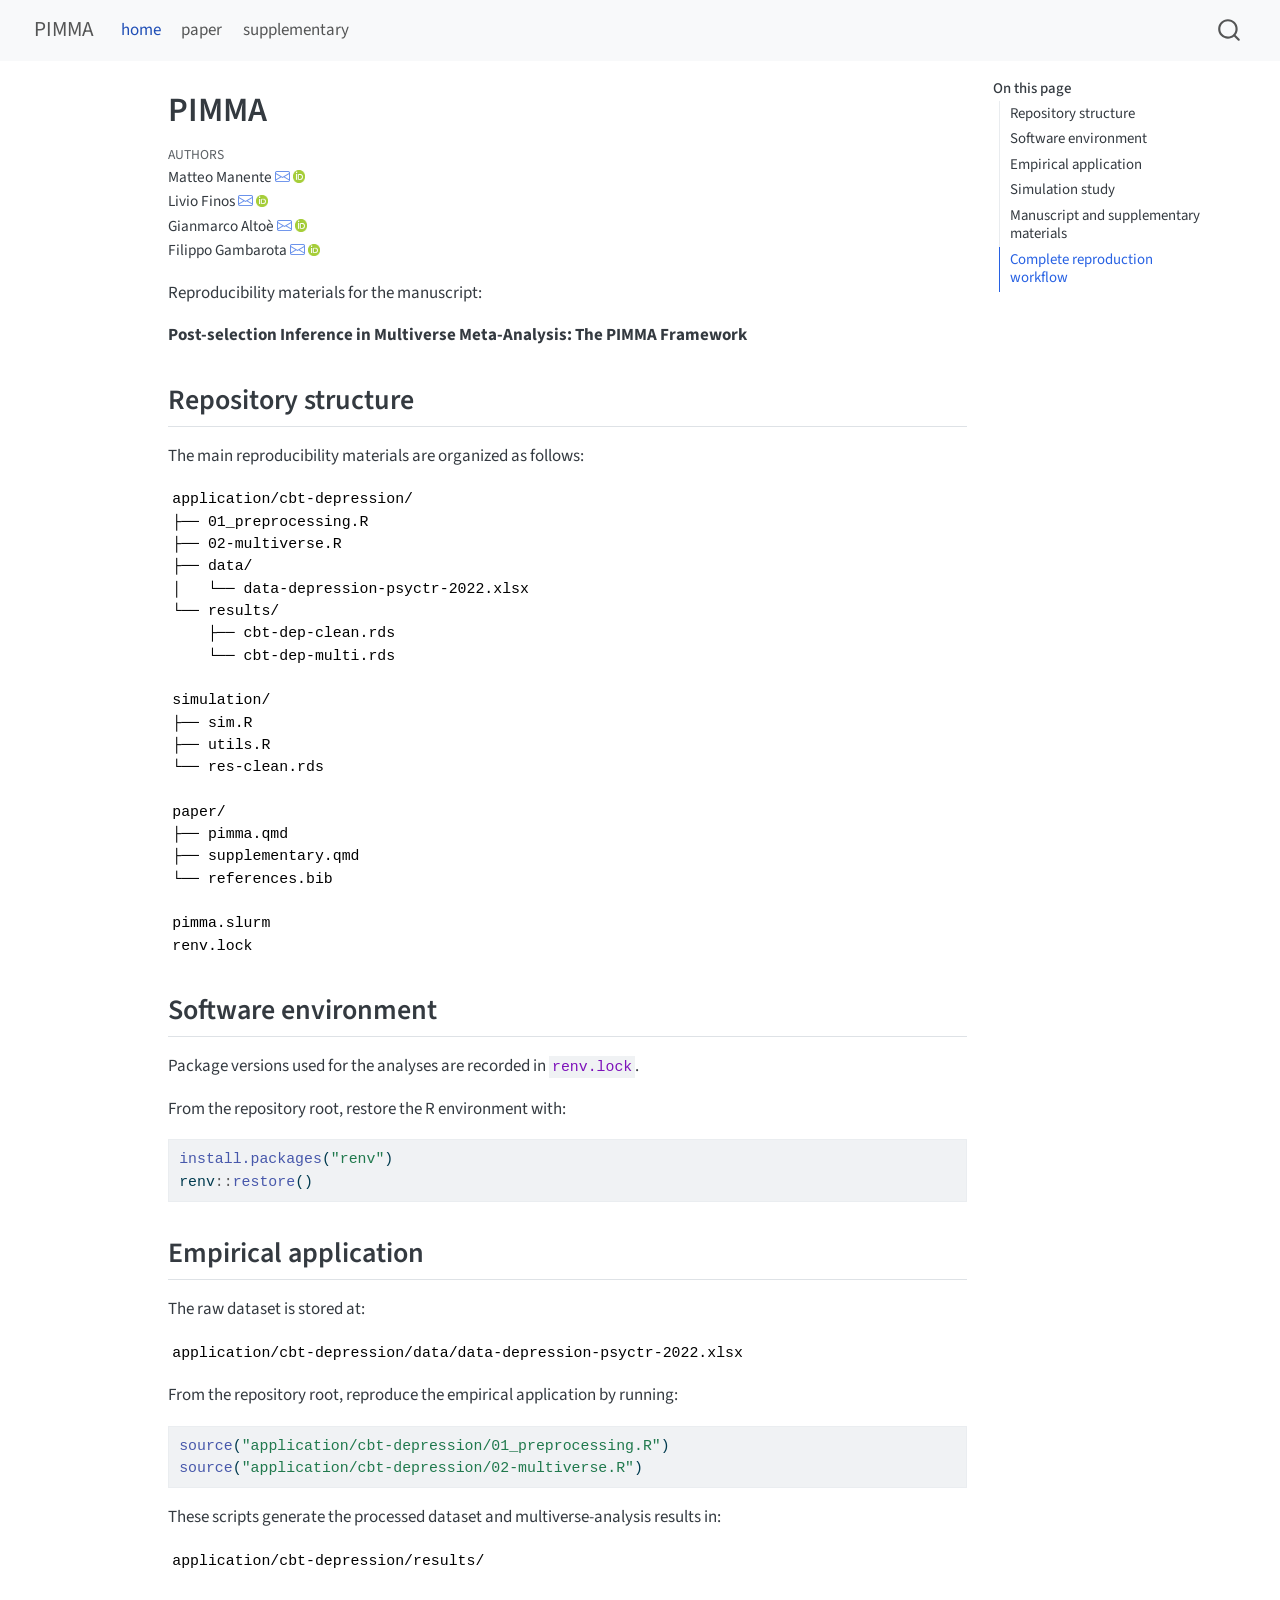
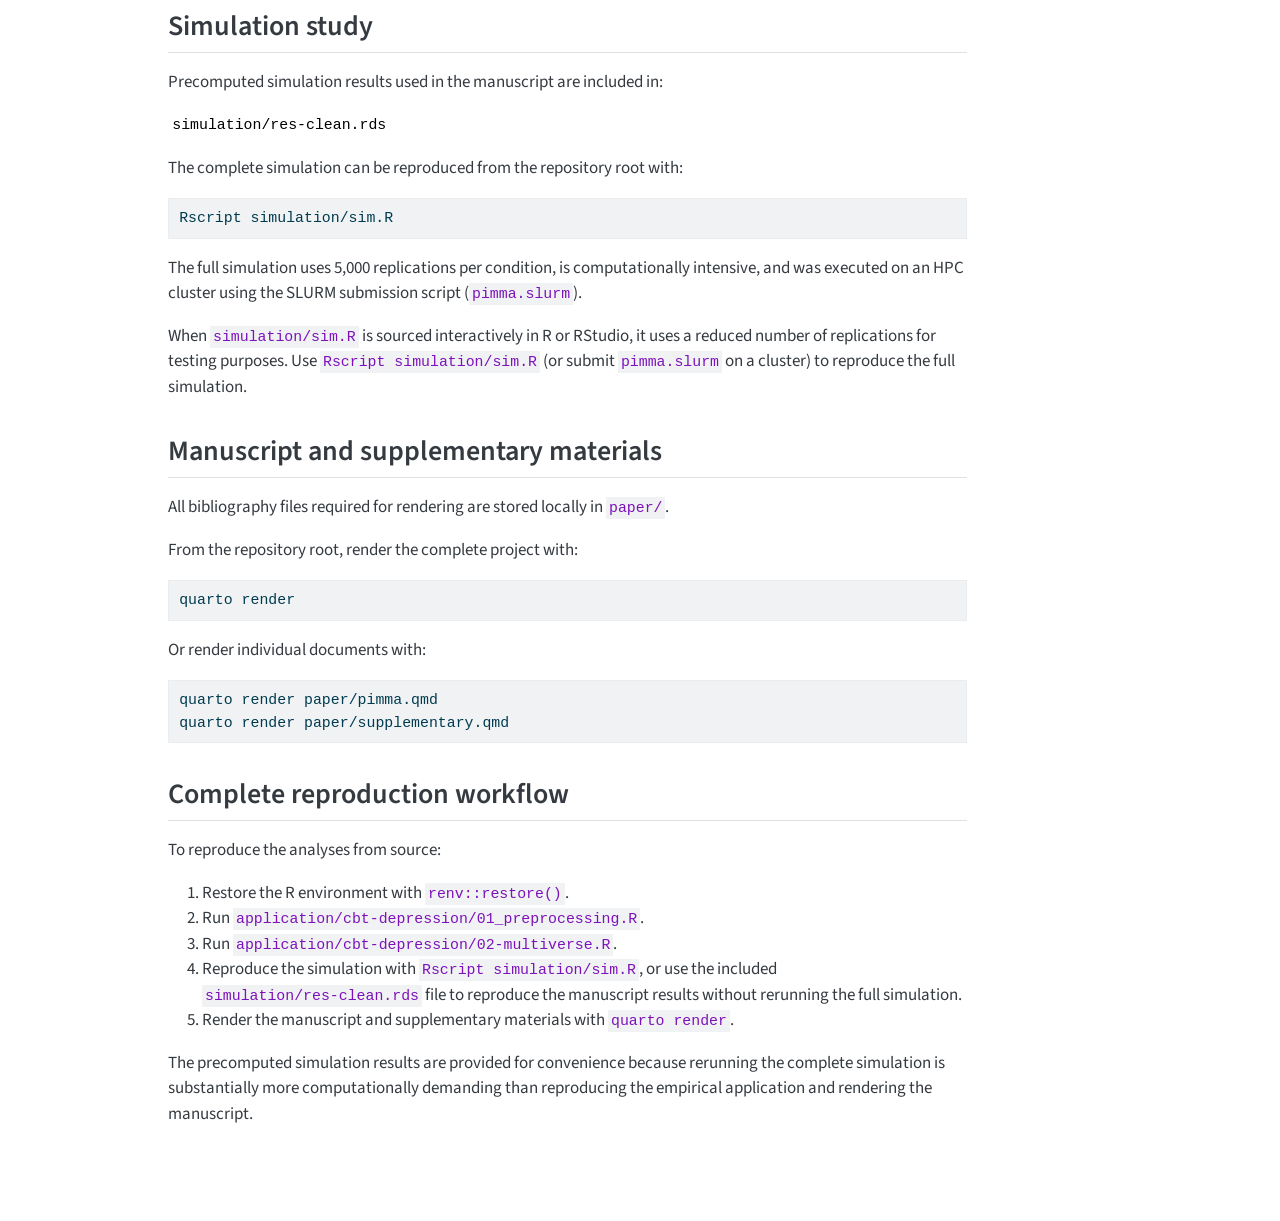
<file: docs/index.html>
<!DOCTYPE html>
<html xmlns="http://www.w3.org/1999/xhtml" lang="en" xml:lang="en"><head>

<meta charset="utf-8">
<meta name="generator" content="quarto-1.8.21">

<meta name="viewport" content="width=device-width, initial-scale=1.0, user-scalable=yes">

<meta name="author" content="Matteo Manente">
<meta name="author" content="Livio Finos">
<meta name="author" content="Gianmarco Altoè">
<meta name="author" content="Filippo Gambarota">

<title>PIMMA</title>
<style>
code{white-space: pre-wrap;}
span.smallcaps{font-variant: small-caps;}
div.columns{display: flex; gap: min(4vw, 1.5em);}
div.column{flex: auto; overflow-x: auto;}
div.hanging-indent{margin-left: 1.5em; text-indent: -1.5em;}
ul.task-list{list-style: none;}
ul.task-list li input[type="checkbox"] {
  width: 0.8em;
  margin: 0 0.8em 0.2em -1em; /* quarto-specific, see https://github.com/quarto-dev/quarto-cli/issues/4556 */ 
  vertical-align: middle;
}
/* CSS for syntax highlighting */
html { -webkit-text-size-adjust: 100%; }
pre > code.sourceCode { white-space: pre; position: relative; }
pre > code.sourceCode > span { display: inline-block; line-height: 1.25; }
pre > code.sourceCode > span:empty { height: 1.2em; }
.sourceCode { overflow: visible; }
code.sourceCode > span { color: inherit; text-decoration: inherit; }
div.sourceCode { margin: 1em 0; }
pre.sourceCode { margin: 0; }
@media screen {
div.sourceCode { overflow: auto; }
}
@media print {
pre > code.sourceCode { white-space: pre-wrap; }
pre > code.sourceCode > span { text-indent: -5em; padding-left: 5em; }
}
pre.numberSource code
  { counter-reset: source-line 0; }
pre.numberSource code > span
  { position: relative; left: -4em; counter-increment: source-line; }
pre.numberSource code > span > a:first-child::before
  { content: counter(source-line);
    position: relative; left: -1em; text-align: right; vertical-align: baseline;
    border: none; display: inline-block;
    -webkit-touch-callout: none; -webkit-user-select: none;
    -khtml-user-select: none; -moz-user-select: none;
    -ms-user-select: none; user-select: none;
    padding: 0 4px; width: 4em;
  }
pre.numberSource { margin-left: 3em;  padding-left: 4px; }
div.sourceCode
  {   }
@media screen {
pre > code.sourceCode > span > a:first-child::before { text-decoration: underline; }
}
</style>


<script src="site_libs/quarto-nav/quarto-nav.js"></script>
<script src="site_libs/quarto-nav/headroom.min.js"></script>
<script src="site_libs/clipboard/clipboard.min.js"></script>
<script src="site_libs/quarto-search/autocomplete.umd.js"></script>
<script src="site_libs/quarto-search/fuse.min.js"></script>
<script src="site_libs/quarto-search/quarto-search.js"></script>
<meta name="quarto:offset" content="./">
<script src="site_libs/quarto-html/quarto.js" type="module"></script>
<script src="site_libs/quarto-html/tabsets/tabsets.js" type="module"></script>
<script src="site_libs/quarto-html/axe/axe-check.js" type="module"></script>
<script src="site_libs/quarto-html/popper.min.js"></script>
<script src="site_libs/quarto-html/tippy.umd.min.js"></script>
<script src="site_libs/quarto-html/anchor.min.js"></script>
<link href="site_libs/quarto-html/tippy.css" rel="stylesheet">
<link href="site_libs/quarto-html/quarto-syntax-highlighting-ea1d7ac60288e0f1efdbc993fd8432ae.css" rel="stylesheet" id="quarto-text-highlighting-styles">
<script src="site_libs/bootstrap/bootstrap.min.js"></script>
<link href="site_libs/bootstrap/bootstrap-icons.css" rel="stylesheet">
<link href="site_libs/bootstrap/bootstrap-cfff8c2e93e78d74a123ac515f9bba40.min.css" rel="stylesheet" append-hash="true" id="quarto-bootstrap" data-mode="light">
<script id="quarto-search-options" type="application/json">{
  "location": "navbar",
  "copy-button": false,
  "collapse-after": 3,
  "panel-placement": "end",
  "type": "overlay",
  "limit": 50,
  "keyboard-shortcut": [
    "f",
    "/",
    "s"
  ],
  "show-item-context": false,
  "language": {
    "search-no-results-text": "No results",
    "search-matching-documents-text": "matching documents",
    "search-copy-link-title": "Copy link to search",
    "search-hide-matches-text": "Hide additional matches",
    "search-more-match-text": "more match in this document",
    "search-more-matches-text": "more matches in this document",
    "search-clear-button-title": "Clear",
    "search-text-placeholder": "",
    "search-detached-cancel-button-title": "Cancel",
    "search-submit-button-title": "Submit",
    "search-label": "Search"
  }
}</script>


</head>

<body class="nav-fixed quarto-light">

<div id="quarto-search-results"></div>
  <header id="quarto-header" class="headroom fixed-top">
    <nav class="navbar navbar-expand-lg " data-bs-theme="dark">
      <div class="navbar-container container-fluid">
      <div class="navbar-brand-container mx-auto">
    <a href="./index.html" class="navbar-brand navbar-brand-logo">
    </a>
    <a class="navbar-brand" href="./index.html">
    <span class="navbar-title">PIMMA</span>
    </a>
  </div>
            <div id="quarto-search" class="" title="Search"></div>
          <button class="navbar-toggler" type="button" data-bs-toggle="collapse" data-bs-target="#navbarCollapse" aria-controls="navbarCollapse" role="menu" aria-expanded="false" aria-label="Toggle navigation" onclick="if (window.quartoToggleHeadroom) { window.quartoToggleHeadroom(); }">
  <span class="navbar-toggler-icon"></span>
</button>
          <div class="collapse navbar-collapse" id="navbarCollapse">
            <ul class="navbar-nav navbar-nav-scroll me-auto">
  <li class="nav-item">
    <a class="nav-link active" href="./index.html" aria-current="page"> 
<span class="menu-text">home</span></a>
  </li>  
  <li class="nav-item">
    <a class="nav-link" href="./paper/pimma.pdf"> 
<span class="menu-text">paper</span></a>
  </li>  
  <li class="nav-item">
    <a class="nav-link" href="./paper/supplementary.html"> 
<span class="menu-text">supplementary</span></a>
  </li>  
</ul>
          </div> <!-- /navcollapse -->
            <div class="quarto-navbar-tools">
</div>
      </div> <!-- /container-fluid -->
    </nav>
</header>
<!-- content -->
<div id="quarto-content" class="quarto-container page-columns page-rows-contents page-layout-article page-navbar">
<!-- sidebar -->
<!-- margin-sidebar -->
    <div id="quarto-margin-sidebar" class="sidebar margin-sidebar">
        <nav id="TOC" role="doc-toc" class="toc-active">
    <h2 id="toc-title">On this page</h2>
   
  <ul>
  <li><a href="#repository-structure" id="toc-repository-structure" class="nav-link active" data-scroll-target="#repository-structure">Repository structure</a></li>
  <li><a href="#software-environment" id="toc-software-environment" class="nav-link" data-scroll-target="#software-environment">Software environment</a></li>
  <li><a href="#empirical-application" id="toc-empirical-application" class="nav-link" data-scroll-target="#empirical-application">Empirical application</a></li>
  <li><a href="#simulation-study" id="toc-simulation-study" class="nav-link" data-scroll-target="#simulation-study">Simulation study</a></li>
  <li><a href="#manuscript-and-supplementary-materials" id="toc-manuscript-and-supplementary-materials" class="nav-link" data-scroll-target="#manuscript-and-supplementary-materials">Manuscript and supplementary materials</a></li>
  <li><a href="#complete-reproduction-workflow" id="toc-complete-reproduction-workflow" class="nav-link" data-scroll-target="#complete-reproduction-workflow">Complete reproduction workflow</a></li>
  </ul>
</nav>
    </div>
<!-- main -->
<main class="content" id="quarto-document-content">

<header id="title-block-header" class="quarto-title-block default">
<div class="quarto-title">
<h1 class="title">PIMMA</h1>
</div>



<div class="quarto-title-meta">

    <div>
    <div class="quarto-title-meta-heading">Authors</div>
    <div class="quarto-title-meta-contents">
             <p>Matteo Manente <a href="mailto:matteo.manente.3@studenti.unipd.it" class="quarto-title-author-email"><i class="bi bi-envelope"></i></a> <a href="https://orcid.org/0009-0009-3246-3476" class="quarto-title-author-orcid"> <img src="[data-uri]"></a></p>
             <p>Livio Finos <a href="mailto:livio.finos@unipd.it" class="quarto-title-author-email"><i class="bi bi-envelope"></i></a> <a href="https://orcid.org/0000-0003-3181-8078" class="quarto-title-author-orcid"> <img src="[data-uri]"></a></p>
             <p>Gianmarco Altoè <a href="mailto:gianmarco.altoe@unipd.it" class="quarto-title-author-email"><i class="bi bi-envelope"></i></a> <a href="https://orcid.org/0000-0003-1154-9528" class="quarto-title-author-orcid"> <img src="[data-uri]"></a></p>
             <p>Filippo Gambarota <a href="mailto:filippo.gambarota@unipd.it" class="quarto-title-author-email"><i class="bi bi-envelope"></i></a> <a href="https://orcid.org/0000-0002-6666-1747" class="quarto-title-author-orcid"> <img src="[data-uri]"></a></p>
          </div>
  </div>
    
  
    
  </div>
  


</header>


<p>Reproducibility materials for the manuscript:</p>
<p><strong>Post-selection Inference in Multiverse Meta-Analysis: The PIMMA Framework</strong></p>
<section id="repository-structure" class="level2">
<h2 class="anchored" data-anchor-id="repository-structure">Repository structure</h2>
<p>The main reproducibility materials are organized as follows:</p>
<pre class="text"><code>application/cbt-depression/
├── 01_preprocessing.R
├── 02-multiverse.R
├── data/
│   └── data-depression-psyctr-2022.xlsx
└── results/
    ├── cbt-dep-clean.rds
    └── cbt-dep-multi.rds

simulation/
├── sim.R
├── utils.R
└── res-clean.rds

paper/
├── pimma.qmd
├── supplementary.qmd
└── references.bib

pimma.slurm
renv.lock</code></pre>
</section>
<section id="software-environment" class="level2">
<h2 class="anchored" data-anchor-id="software-environment">Software environment</h2>
<p>Package versions used for the analyses are recorded in <code>renv.lock</code>.</p>
<p>From the repository root, restore the R environment with:</p>
<div class="code-copy-outer-scaffold"><div class="sourceCode" id="cb2"><pre class="sourceCode r code-with-copy"><code class="sourceCode r"><span id="cb2-1"><a href="#cb2-1" aria-hidden="true" tabindex="-1"></a><span class="fu">install.packages</span>(<span class="st">"renv"</span>)</span>
<span id="cb2-2"><a href="#cb2-2" aria-hidden="true" tabindex="-1"></a>renv<span class="sc">::</span><span class="fu">restore</span>()</span></code></pre></div><button title="Copy to Clipboard" class="code-copy-button"><i class="bi"></i></button></div>
</section>
<section id="empirical-application" class="level2">
<h2 class="anchored" data-anchor-id="empirical-application">Empirical application</h2>
<p>The raw dataset is stored at:</p>
<pre class="text"><code>application/cbt-depression/data/data-depression-psyctr-2022.xlsx</code></pre>
<p>From the repository root, reproduce the empirical application by running:</p>
<div class="code-copy-outer-scaffold"><div class="sourceCode" id="cb4"><pre class="sourceCode r code-with-copy"><code class="sourceCode r"><span id="cb4-1"><a href="#cb4-1" aria-hidden="true" tabindex="-1"></a><span class="fu">source</span>(<span class="st">"application/cbt-depression/01_preprocessing.R"</span>)</span>
<span id="cb4-2"><a href="#cb4-2" aria-hidden="true" tabindex="-1"></a><span class="fu">source</span>(<span class="st">"application/cbt-depression/02-multiverse.R"</span>)</span></code></pre></div><button title="Copy to Clipboard" class="code-copy-button"><i class="bi"></i></button></div>
<p>These scripts generate the processed dataset and multiverse-analysis results in:</p>
<pre class="text"><code>application/cbt-depression/results/</code></pre>
</section>
<section id="simulation-study" class="level2">
<h2 class="anchored" data-anchor-id="simulation-study">Simulation study</h2>
<p>Precomputed simulation results used in the manuscript are included in:</p>
<pre class="text"><code>simulation/res-clean.rds</code></pre>
<p>The complete simulation can be reproduced from the repository root with:</p>
<div class="code-copy-outer-scaffold"><div class="sourceCode" id="cb7"><pre class="sourceCode bash code-with-copy"><code class="sourceCode bash"><span id="cb7-1"><a href="#cb7-1" aria-hidden="true" tabindex="-1"></a><span class="ex">Rscript</span> simulation/sim.R</span></code></pre></div><button title="Copy to Clipboard" class="code-copy-button"><i class="bi"></i></button></div>
<p>The full simulation uses 5,000 replications per condition, is computationally intensive, and was executed on an HPC cluster using the SLURM submission script (<code>pimma.slurm</code>).</p>
<p>When <code>simulation/sim.R</code> is sourced interactively in R or RStudio, it uses a reduced number of replications for testing purposes. Use <code>Rscript simulation/sim.R</code> (or submit <code>pimma.slurm</code> on a cluster) to reproduce the full simulation.</p>
</section>
<section id="manuscript-and-supplementary-materials" class="level2">
<h2 class="anchored" data-anchor-id="manuscript-and-supplementary-materials">Manuscript and supplementary materials</h2>
<p>All bibliography files required for rendering are stored locally in <code>paper/</code>.</p>
<p>From the repository root, render the complete project with:</p>
<div class="code-copy-outer-scaffold"><div class="sourceCode" id="cb8"><pre class="sourceCode bash code-with-copy"><code class="sourceCode bash"><span id="cb8-1"><a href="#cb8-1" aria-hidden="true" tabindex="-1"></a><span class="ex">quarto</span> render</span></code></pre></div><button title="Copy to Clipboard" class="code-copy-button"><i class="bi"></i></button></div>
<p>Or render individual documents with:</p>
<div class="code-copy-outer-scaffold"><div class="sourceCode" id="cb9"><pre class="sourceCode bash code-with-copy"><code class="sourceCode bash"><span id="cb9-1"><a href="#cb9-1" aria-hidden="true" tabindex="-1"></a><span class="ex">quarto</span> render paper/pimma.qmd</span>
<span id="cb9-2"><a href="#cb9-2" aria-hidden="true" tabindex="-1"></a><span class="ex">quarto</span> render paper/supplementary.qmd</span></code></pre></div><button title="Copy to Clipboard" class="code-copy-button"><i class="bi"></i></button></div>
</section>
<section id="complete-reproduction-workflow" class="level2">
<h2 class="anchored" data-anchor-id="complete-reproduction-workflow">Complete reproduction workflow</h2>
<p>To reproduce the analyses from source:</p>
<ol type="1">
<li>Restore the R environment with <code>renv::restore()</code>.</li>
<li>Run <code>application/cbt-depression/01_preprocessing.R</code>.</li>
<li>Run <code>application/cbt-depression/02-multiverse.R</code>.</li>
<li>Reproduce the simulation with <code>Rscript simulation/sim.R</code>, or use the included <code>simulation/res-clean.rds</code> file to reproduce the manuscript results without rerunning the full simulation.</li>
<li>Render the manuscript and supplementary materials with <code>quarto render</code>.</li>
</ol>
<p>The precomputed simulation results are provided for convenience because rerunning the complete simulation is substantially more computationally demanding than reproducing the empirical application and rendering the manuscript.</p>


</section>

</main> <!-- /main -->
<script id="quarto-html-after-body" type="application/javascript">
  window.document.addEventListener("DOMContentLoaded", function (event) {
    const icon = "";
    const anchorJS = new window.AnchorJS();
    anchorJS.options = {
      placement: 'right',
      icon: icon
    };
    anchorJS.add('.anchored');
    const isCodeAnnotation = (el) => {
      for (const clz of el.classList) {
        if (clz.startsWith('code-annotation-')) {                     
          return true;
        }
      }
      return false;
    }
    const onCopySuccess = function(e) {
      // button target
      const button = e.trigger;
      // don't keep focus
      button.blur();
      // flash "checked"
      button.classList.add('code-copy-button-checked');
      var currentTitle = button.getAttribute("title");
      button.setAttribute("title", "Copied!");
      let tooltip;
      if (window.bootstrap) {
        button.setAttribute("data-bs-toggle", "tooltip");
        button.setAttribute("data-bs-placement", "left");
        button.setAttribute("data-bs-title", "Copied!");
        tooltip = new bootstrap.Tooltip(button, 
          { trigger: "manual", 
            customClass: "code-copy-button-tooltip",
            offset: [0, -8]});
        tooltip.show();    
      }
      setTimeout(function() {
        if (tooltip) {
          tooltip.hide();
          button.removeAttribute("data-bs-title");
          button.removeAttribute("data-bs-toggle");
          button.removeAttribute("data-bs-placement");
        }
        button.setAttribute("title", currentTitle);
        button.classList.remove('code-copy-button-checked');
      }, 1000);
      // clear code selection
      e.clearSelection();
    }
    const getTextToCopy = function(trigger) {
        const codeEl = trigger.previousElementSibling.cloneNode(true);
        for (const childEl of codeEl.children) {
          if (isCodeAnnotation(childEl)) {
            childEl.remove();
          }
        }
        return codeEl.innerText;
    }
    const clipboard = new window.ClipboardJS('.code-copy-button:not([data-in-quarto-modal])', {
      text: getTextToCopy
    });
    clipboard.on('success', onCopySuccess);
    if (window.document.getElementById('quarto-embedded-source-code-modal')) {
      const clipboardModal = new window.ClipboardJS('.code-copy-button[data-in-quarto-modal]', {
        text: getTextToCopy,
        container: window.document.getElementById('quarto-embedded-source-code-modal')
      });
      clipboardModal.on('success', onCopySuccess);
    }
      var localhostRegex = new RegExp(/^(?:http|https):\/\/localhost\:?[0-9]*\//);
      var mailtoRegex = new RegExp(/^mailto:/);
        var filterRegex = new RegExp('/' + window.location.host + '/');
      var isInternal = (href) => {
          return filterRegex.test(href) || localhostRegex.test(href) || mailtoRegex.test(href);
      }
      // Inspect non-navigation links and adorn them if external
     var links = window.document.querySelectorAll('a[href]:not(.nav-link):not(.navbar-brand):not(.toc-action):not(.sidebar-link):not(.sidebar-item-toggle):not(.pagination-link):not(.no-external):not([aria-hidden]):not(.dropdown-item):not(.quarto-navigation-tool):not(.about-link)');
      for (var i=0; i<links.length; i++) {
        const link = links[i];
        if (!isInternal(link.href)) {
          // undo the damage that might have been done by quarto-nav.js in the case of
          // links that we want to consider external
          if (link.dataset.originalHref !== undefined) {
            link.href = link.dataset.originalHref;
          }
        }
      }
    function tippyHover(el, contentFn, onTriggerFn, onUntriggerFn) {
      const config = {
        allowHTML: true,
        maxWidth: 500,
        delay: 100,
        arrow: false,
        appendTo: function(el) {
            return el.parentElement;
        },
        interactive: true,
        interactiveBorder: 10,
        theme: 'quarto',
        placement: 'bottom-start',
      };
      if (contentFn) {
        config.content = contentFn;
      }
      if (onTriggerFn) {
        config.onTrigger = onTriggerFn;
      }
      if (onUntriggerFn) {
        config.onUntrigger = onUntriggerFn;
      }
      window.tippy(el, config); 
    }
    const noterefs = window.document.querySelectorAll('a[role="doc-noteref"]');
    for (var i=0; i<noterefs.length; i++) {
      const ref = noterefs[i];
      tippyHover(ref, function() {
        // use id or data attribute instead here
        let href = ref.getAttribute('data-footnote-href') || ref.getAttribute('href');
        try { href = new URL(href).hash; } catch {}
        const id = href.replace(/^#\/?/, "");
        const note = window.document.getElementById(id);
        if (note) {
          return note.innerHTML;
        } else {
          return "";
        }
      });
    }
    const xrefs = window.document.querySelectorAll('a.quarto-xref');
    const processXRef = (id, note) => {
      // Strip column container classes
      const stripColumnClz = (el) => {
        el.classList.remove("page-full", "page-columns");
        if (el.children) {
          for (const child of el.children) {
            stripColumnClz(child);
          }
        }
      }
      stripColumnClz(note)
      if (id === null || id.startsWith('sec-')) {
        // Special case sections, only their first couple elements
        const container = document.createElement("div");
        if (note.children && note.children.length > 2) {
          container.appendChild(note.children[0].cloneNode(true));
          for (let i = 1; i < note.children.length; i++) {
            const child = note.children[i];
            if (child.tagName === "P" && child.innerText === "") {
              continue;
            } else {
              container.appendChild(child.cloneNode(true));
              break;
            }
          }
          if (window.Quarto?.typesetMath) {
            window.Quarto.typesetMath(container);
          }
          return container.innerHTML
        } else {
          if (window.Quarto?.typesetMath) {
            window.Quarto.typesetMath(note);
          }
          return note.innerHTML;
        }
      } else {
        // Remove any anchor links if they are present
        const anchorLink = note.querySelector('a.anchorjs-link');
        if (anchorLink) {
          anchorLink.remove();
        }
        if (window.Quarto?.typesetMath) {
          window.Quarto.typesetMath(note);
        }
        if (note.classList.contains("callout")) {
          return note.outerHTML;
        } else {
          return note.innerHTML;
        }
      }
    }
    for (var i=0; i<xrefs.length; i++) {
      const xref = xrefs[i];
      tippyHover(xref, undefined, function(instance) {
        instance.disable();
        let url = xref.getAttribute('href');
        let hash = undefined; 
        if (url.startsWith('#')) {
          hash = url;
        } else {
          try { hash = new URL(url).hash; } catch {}
        }
        if (hash) {
          const id = hash.replace(/^#\/?/, "");
          const note = window.document.getElementById(id);
          if (note !== null) {
            try {
              const html = processXRef(id, note.cloneNode(true));
              instance.setContent(html);
            } finally {
              instance.enable();
              instance.show();
            }
          } else {
            // See if we can fetch this
            fetch(url.split('#')[0])
            .then(res => res.text())
            .then(html => {
              const parser = new DOMParser();
              const htmlDoc = parser.parseFromString(html, "text/html");
              const note = htmlDoc.getElementById(id);
              if (note !== null) {
                const html = processXRef(id, note);
                instance.setContent(html);
              } 
            }).finally(() => {
              instance.enable();
              instance.show();
            });
          }
        } else {
          // See if we can fetch a full url (with no hash to target)
          // This is a special case and we should probably do some content thinning / targeting
          fetch(url)
          .then(res => res.text())
          .then(html => {
            const parser = new DOMParser();
            const htmlDoc = parser.parseFromString(html, "text/html");
            const note = htmlDoc.querySelector('main.content');
            if (note !== null) {
              // This should only happen for chapter cross references
              // (since there is no id in the URL)
              // remove the first header
              if (note.children.length > 0 && note.children[0].tagName === "HEADER") {
                note.children[0].remove();
              }
              const html = processXRef(null, note);
              instance.setContent(html);
            } 
          }).finally(() => {
            instance.enable();
            instance.show();
          });
        }
      }, function(instance) {
      });
    }
        let selectedAnnoteEl;
        const selectorForAnnotation = ( cell, annotation) => {
          let cellAttr = 'data-code-cell="' + cell + '"';
          let lineAttr = 'data-code-annotation="' +  annotation + '"';
          const selector = 'span[' + cellAttr + '][' + lineAttr + ']';
          return selector;
        }
        const selectCodeLines = (annoteEl) => {
          const doc = window.document;
          const targetCell = annoteEl.getAttribute("data-target-cell");
          const targetAnnotation = annoteEl.getAttribute("data-target-annotation");
          const annoteSpan = window.document.querySelector(selectorForAnnotation(targetCell, targetAnnotation));
          const lines = annoteSpan.getAttribute("data-code-lines").split(",");
          const lineIds = lines.map((line) => {
            return targetCell + "-" + line;
          })
          let top = null;
          let height = null;
          let parent = null;
          if (lineIds.length > 0) {
              //compute the position of the single el (top and bottom and make a div)
              const el = window.document.getElementById(lineIds[0]);
              top = el.offsetTop;
              height = el.offsetHeight;
              parent = el.parentElement.parentElement;
            if (lineIds.length > 1) {
              const lastEl = window.document.getElementById(lineIds[lineIds.length - 1]);
              const bottom = lastEl.offsetTop + lastEl.offsetHeight;
              height = bottom - top;
            }
            if (top !== null && height !== null && parent !== null) {
              // cook up a div (if necessary) and position it 
              let div = window.document.getElementById("code-annotation-line-highlight");
              if (div === null) {
                div = window.document.createElement("div");
                div.setAttribute("id", "code-annotation-line-highlight");
                div.style.position = 'absolute';
                parent.appendChild(div);
              }
              div.style.top = top - 2 + "px";
              div.style.height = height + 4 + "px";
              div.style.left = 0;
              let gutterDiv = window.document.getElementById("code-annotation-line-highlight-gutter");
              if (gutterDiv === null) {
                gutterDiv = window.document.createElement("div");
                gutterDiv.setAttribute("id", "code-annotation-line-highlight-gutter");
                gutterDiv.style.position = 'absolute';
                const codeCell = window.document.getElementById(targetCell);
                const gutter = codeCell.querySelector('.code-annotation-gutter');
                gutter.appendChild(gutterDiv);
              }
              gutterDiv.style.top = top - 2 + "px";
              gutterDiv.style.height = height + 4 + "px";
            }
            selectedAnnoteEl = annoteEl;
          }
        };
        const unselectCodeLines = () => {
          const elementsIds = ["code-annotation-line-highlight", "code-annotation-line-highlight-gutter"];
          elementsIds.forEach((elId) => {
            const div = window.document.getElementById(elId);
            if (div) {
              div.remove();
            }
          });
          selectedAnnoteEl = undefined;
        };
          // Handle positioning of the toggle
      window.addEventListener(
        "resize",
        throttle(() => {
          elRect = undefined;
          if (selectedAnnoteEl) {
            selectCodeLines(selectedAnnoteEl);
          }
        }, 10)
      );
      function throttle(fn, ms) {
      let throttle = false;
      let timer;
        return (...args) => {
          if(!throttle) { // first call gets through
              fn.apply(this, args);
              throttle = true;
          } else { // all the others get throttled
              if(timer) clearTimeout(timer); // cancel #2
              timer = setTimeout(() => {
                fn.apply(this, args);
                timer = throttle = false;
              }, ms);
          }
        };
      }
        // Attach click handler to the DT
        const annoteDls = window.document.querySelectorAll('dt[data-target-cell]');
        for (const annoteDlNode of annoteDls) {
          annoteDlNode.addEventListener('click', (event) => {
            const clickedEl = event.target;
            if (clickedEl !== selectedAnnoteEl) {
              unselectCodeLines();
              const activeEl = window.document.querySelector('dt[data-target-cell].code-annotation-active');
              if (activeEl) {
                activeEl.classList.remove('code-annotation-active');
              }
              selectCodeLines(clickedEl);
              clickedEl.classList.add('code-annotation-active');
            } else {
              // Unselect the line
              unselectCodeLines();
              clickedEl.classList.remove('code-annotation-active');
            }
          });
        }
    const findCites = (el) => {
      const parentEl = el.parentElement;
      if (parentEl) {
        const cites = parentEl.dataset.cites;
        if (cites) {
          return {
            el,
            cites: cites.split(' ')
          };
        } else {
          return findCites(el.parentElement)
        }
      } else {
        return undefined;
      }
    };
    var bibliorefs = window.document.querySelectorAll('a[role="doc-biblioref"]');
    for (var i=0; i<bibliorefs.length; i++) {
      const ref = bibliorefs[i];
      const citeInfo = findCites(ref);
      if (citeInfo) {
        tippyHover(citeInfo.el, function() {
          var popup = window.document.createElement('div');
          citeInfo.cites.forEach(function(cite) {
            var citeDiv = window.document.createElement('div');
            citeDiv.classList.add('hanging-indent');
            citeDiv.classList.add('csl-entry');
            var biblioDiv = window.document.getElementById('ref-' + cite);
            if (biblioDiv) {
              citeDiv.innerHTML = biblioDiv.innerHTML;
            }
            popup.appendChild(citeDiv);
          });
          return popup.innerHTML;
        });
      }
    }
  });
  </script>
</div> <!-- /content -->




</body></html>
</file>
<file: docs/site_libs/quarto-html/tippy.css>
.tippy-box[data-animation=fade][data-state=hidden]{opacity:0}[data-tippy-root]{max-width:calc(100vw - 10px)}.tippy-box{position:relative;background-color:#333;color:#fff;border-radius:4px;font-size:14px;line-height:1.4;white-space:normal;outline:0;transition-property:transform,visibility,opacity}.tippy-box[data-placement^=top]>.tippy-arrow{bottom:0}.tippy-box[data-placement^=top]>.tippy-arrow:before{bottom:-7px;left:0;border-width:8px 8px 0;border-top-color:initial;transform-origin:center top}.tippy-box[data-placement^=bottom]>.tippy-arrow{top:0}.tippy-box[data-placement^=bottom]>.tippy-arrow:before{top:-7px;left:0;border-width:0 8px 8px;border-bottom-color:initial;transform-origin:center bottom}.tippy-box[data-placement^=left]>.tippy-arrow{right:0}.tippy-box[data-placement^=left]>.tippy-arrow:before{border-width:8px 0 8px 8px;border-left-color:initial;right:-7px;transform-origin:center left}.tippy-box[data-placement^=right]>.tippy-arrow{left:0}.tippy-box[data-placement^=right]>.tippy-arrow:before{left:-7px;border-width:8px 8px 8px 0;border-right-color:initial;transform-origin:center right}.tippy-box[data-inertia][data-state=visible]{transition-timing-function:cubic-bezier(.54,1.5,.38,1.11)}.tippy-arrow{width:16px;height:16px;color:#333}.tippy-arrow:before{content:"";position:absolute;border-color:transparent;border-style:solid}.tippy-content{position:relative;padding:5px 9px;z-index:1}
</file>
<file: docs/site_libs/quarto-html/quarto-syntax-highlighting-ea1d7ac60288e0f1efdbc993fd8432ae.css>
/* quarto syntax highlight colors */
:root {
  --quarto-hl-ot-color: #003B4F;
  --quarto-hl-at-color: #657422;
  --quarto-hl-ss-color: #20794D;
  --quarto-hl-an-color: #5E5E5E;
  --quarto-hl-fu-color: #4758AB;
  --quarto-hl-st-color: #20794D;
  --quarto-hl-cf-color: #003B4F;
  --quarto-hl-op-color: #5E5E5E;
  --quarto-hl-er-color: #AD0000;
  --quarto-hl-bn-color: #AD0000;
  --quarto-hl-al-color: #AD0000;
  --quarto-hl-va-color: #111111;
  --quarto-hl-bu-color: inherit;
  --quarto-hl-ex-color: inherit;
  --quarto-hl-pp-color: #AD0000;
  --quarto-hl-in-color: #5E5E5E;
  --quarto-hl-vs-color: #20794D;
  --quarto-hl-wa-color: #5E5E5E;
  --quarto-hl-do-color: #5E5E5E;
  --quarto-hl-im-color: #00769E;
  --quarto-hl-ch-color: #20794D;
  --quarto-hl-dt-color: #AD0000;
  --quarto-hl-fl-color: #AD0000;
  --quarto-hl-co-color: #5E5E5E;
  --quarto-hl-cv-color: #5E5E5E;
  --quarto-hl-cn-color: #8f5902;
  --quarto-hl-sc-color: #5E5E5E;
  --quarto-hl-dv-color: #AD0000;
  --quarto-hl-kw-color: #003B4F;
}

/* other quarto variables */
:root {
  --quarto-font-monospace: SFMono-Regular, Menlo, Monaco, Consolas, "Liberation Mono", "Courier New", monospace;
}

/* syntax highlight based on Pandoc's rules */
pre > code.sourceCode > span {
  color: #003B4F;
}

code.sourceCode > span {
  color: #003B4F;
}

div.sourceCode,
div.sourceCode pre.sourceCode {
  color: #003B4F;
}

/* Normal */
code span {
  color: #003B4F;
}

/* Alert */
code span.al {
  color: #AD0000;
  font-style: inherit;
}

/* Annotation */
code span.an {
  color: #5E5E5E;
  font-style: inherit;
}

/* Attribute */
code span.at {
  color: #657422;
  font-style: inherit;
}

/* BaseN */
code span.bn {
  color: #AD0000;
  font-style: inherit;
}

/* BuiltIn */
code span.bu {
  font-style: inherit;
}

/* ControlFlow */
code span.cf {
  color: #003B4F;
  font-weight: bold;
  font-style: inherit;
}

/* Char */
code span.ch {
  color: #20794D;
  font-style: inherit;
}

/* Constant */
code span.cn {
  color: #8f5902;
  font-style: inherit;
}

/* Comment */
code span.co {
  color: #5E5E5E;
  font-style: inherit;
}

/* CommentVar */
code span.cv {
  color: #5E5E5E;
  font-style: italic;
}

/* Documentation */
code span.do {
  color: #5E5E5E;
  font-style: italic;
}

/* DataType */
code span.dt {
  color: #AD0000;
  font-style: inherit;
}

/* DecVal */
code span.dv {
  color: #AD0000;
  font-style: inherit;
}

/* Error */
code span.er {
  color: #AD0000;
  font-style: inherit;
}

/* Extension */
code span.ex {
  font-style: inherit;
}

/* Float */
code span.fl {
  color: #AD0000;
  font-style: inherit;
}

/* Function */
code span.fu {
  color: #4758AB;
  font-style: inherit;
}

/* Import */
code span.im {
  color: #00769E;
  font-style: inherit;
}

/* Information */
code span.in {
  color: #5E5E5E;
  font-style: inherit;
}

/* Keyword */
code span.kw {
  color: #003B4F;
  font-weight: bold;
  font-style: inherit;
}

/* Operator */
code span.op {
  color: #5E5E5E;
  font-style: inherit;
}

/* Other */
code span.ot {
  color: #003B4F;
  font-style: inherit;
}

/* Preprocessor */
code span.pp {
  color: #AD0000;
  font-style: inherit;
}

/* SpecialChar */
code span.sc {
  color: #5E5E5E;
  font-style: inherit;
}

/* SpecialString */
code span.ss {
  color: #20794D;
  font-style: inherit;
}

/* String */
code span.st {
  color: #20794D;
  font-style: inherit;
}

/* Variable */
code span.va {
  color: #111111;
  font-style: inherit;
}

/* VerbatimString */
code span.vs {
  color: #20794D;
  font-style: inherit;
}

/* Warning */
code span.wa {
  color: #5E5E5E;
  font-style: italic;
}

.prevent-inlining {
  content: "</";
}

/*# sourceMappingURL=b62790d59e0148a6242f4ae5ea631d89.css.map */
</file>
